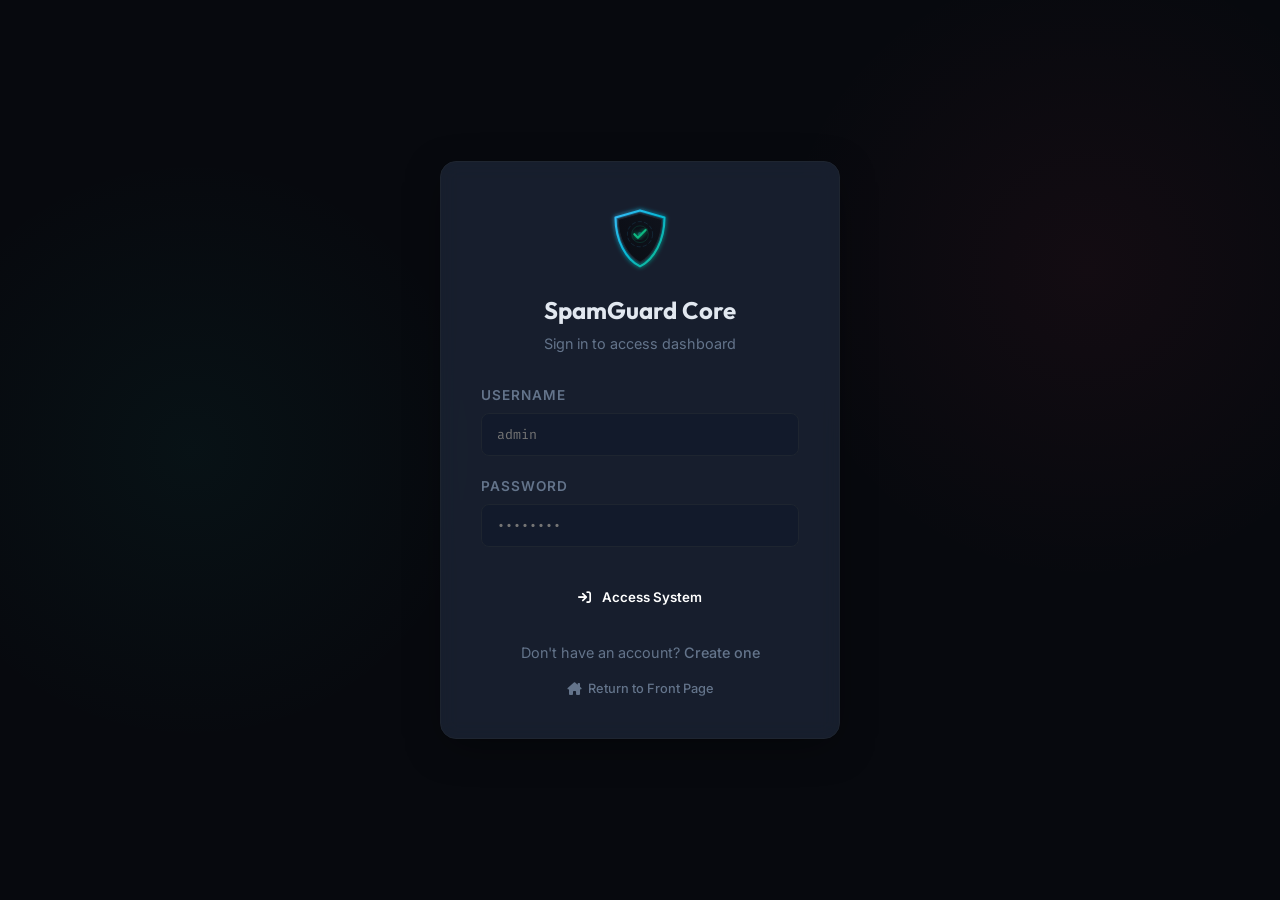
<file: login.html>
<!DOCTYPE html>
<html lang="en">
<head>
    <meta charset="UTF-8">
    <meta name="viewport" content="width=device-width, initial-scale=1.0">
    <title>SpamGuard Core // Login</title>
    <!-- Google Fonts -->
    <link rel="preconnect" href="https://fonts.googleapis.com">
    <link rel="preconnect" href="https://fonts.gstatic.com" crossorigin>
    <link href="https://fonts.googleapis.com/css2?family=Fira+Code:wght@400;500;600&family=Inter:wght@300;400;500;600;700&family=Outfit:wght@400;500;600;700;800&display=swap" rel="stylesheet">
    <!-- FontAwesome Icons -->
    <link rel="stylesheet" href="https://cdnjs.cloudflare.com/ajax/libs/font-awesome/6.4.0/css/all.min.css">
    <!-- Main Style -->
    <link rel="stylesheet" href="style.css">
    <style>
        .auth-container {
            display: flex;
            align-items: center;
            justify-content: center;
            min-height: 100vh;
            background-color: var(--bg-dark);
            background-image: 
                radial-gradient(circle at 15% 50%, rgba(20, 184, 166, 0.05), transparent 25%),
                radial-gradient(circle at 85% 30%, rgba(244, 63, 94, 0.05), transparent 25%);
        }
        .auth-card {
            background: rgba(30, 41, 59, 0.7);
            border: 1px solid var(--border-color);
            border-radius: 16px;
            padding: 40px;
            width: 100%;
            max-width: 400px;
            box-shadow: 0 10px 40px -10px rgba(0, 0, 0, 0.5);
            backdrop-filter: blur(10px);
        }
        .auth-header {
            text-align: center;
            margin-bottom: 30px;
        }
        .auth-header i {
            font-size: 2.5rem;
            color: var(--primary-accent);
            margin-bottom: 15px;
        }
        .auth-header h1 {
            font-family: 'Outfit', sans-serif;
            font-size: 1.5rem;
            color: var(--text-light);
            margin: 0;
        }
        .auth-form .form-group {
            margin-bottom: 20px;
        }
        .auth-form label {
            display: block;
            margin-bottom: 8px;
            font-size: 0.85rem;
            color: var(--text-muted);
            text-transform: uppercase;
            letter-spacing: 1px;
            font-family: 'Inter', sans-serif;
        }
        .auth-form input {
            width: 100%;
            padding: 12px 15px;
            background: rgba(15, 23, 42, 0.5);
            border: 1px solid var(--border-color);
            border-radius: 8px;
            color: var(--text-light);
            font-family: 'Fira Code', monospace;
            transition: all 0.2s ease;
        }
        .auth-form input:focus {
            outline: none;
            border-color: var(--primary-accent);
            box-shadow: 0 0 0 2px rgba(20, 184, 166, 0.2);
        }
        .auth-btn {
            width: 100%;
            padding: 12px;
            background: linear-gradient(135deg, var(--primary-accent) 0%, #0d9488 100%);
            color: white;
            border: none;
            border-radius: 8px;
            font-family: 'Inter', sans-serif;
            font-weight: 600;
            cursor: pointer;
            transition: transform 0.2s, box-shadow 0.2s;
            margin-top: 10px;
        }
        .auth-btn:hover {
            transform: translateY(-2px);
            box-shadow: 0 4px 12px rgba(20, 184, 166, 0.3);
        }
        .auth-footer {
            margin-top: 25px;
            text-align: center;
            font-size: 0.9rem;
            color: var(--text-muted);
        }
        .auth-footer a {
            color: var(--primary-accent);
            text-decoration: none;
            font-weight: 500;
        }
        .auth-footer a:hover {
            text-decoration: underline;
        }
        #error-msg {
            color: var(--spam-color);
            font-size: 0.85rem;
            text-align: center;
            margin-bottom: 15px;
            display: none;
        }
    </style>
</head>
<body class="dashboard-theme">
    <div class="auth-container">
        <div class="auth-card">
            <div class="auth-header">
                <svg xmlns="http://www.w3.org/2000/svg" viewBox="0 0 100 100" fill="none" style="width: 70px; height: 70px; margin-bottom: 15px;">
                    <defs>
                        <linearGradient id="shieldGradLogin" x1="0%" y1="0%" x2="100%" y2="100%">
                            <stop offset="0%" stop-color="#38bdf8" />
                            <stop offset="50%" stop-color="#06b6d4" />
                            <stop offset="100%" stop-color="#10b981" />
                        </linearGradient>
                        <linearGradient id="innerGradLogin" x1="0%" y1="100%" x2="100%" y2="0%">
                            <stop offset="0%" stop-color="#0a0d14" />
                            <stop offset="100%" stop-color="#0f131c" />
                        </linearGradient>
                        <filter id="glowLogin" x="-20%" y="-20%" width="140%" height="140%">
                            <feGaussianBlur stdDeviation="3" result="blur" />
                            <feComposite in="SourceGraphic" in2="blur" operator="over" />
                        </filter>
                    </defs>
                    <path d="M 50,12 L 85,22 C 85,55 70,82 50,92 C 30,82 15,55 15,22 Z" 
                          stroke="url(#shieldGradLogin)" stroke-width="3" filter="url(#glowLogin)" stroke-linejoin="round" />
                    <path d="M 50,16 L 81,25 C 81,52 68,77 50,86 C 32,77 19,52 19,25 Z" 
                          fill="url(#innerGradLogin)" stroke="#1e2530" stroke-width="1.5" />
                    <circle cx="50" cy="46" r="18" stroke="rgba(56, 189, 248, 0.15)" stroke-width="1.2" stroke-dasharray="6 3" />
                    <circle cx="50" cy="46" r="12" stroke="rgba(16, 185, 129, 0.25)" stroke-width="1" />
                    <circle cx="50" cy="46" r="3" fill="#38bdf8" opacity="0.3" />
                    <path d="M 42,46 L 47,51 L 58,40" stroke="#10b981" stroke-width="3" stroke-linecap="round" stroke-linejoin="round" filter="url(#glowLogin)" />
                </svg>
                <h1>SpamGuard Core</h1>
                <p style="color: var(--text-muted); font-size: 0.9rem; margin-top: 5px;">Sign in to access dashboard</p>
            </div>
            
            <div id="error-msg"></div>

            <form class="auth-form" id="login-form">
                <div class="form-group">
                    <label>Username</label>
                    <input type="text" id="username" placeholder="admin" required>
                </div>
                <div class="form-group">
                    <label>Password</label>
                    <input type="password" id="password" placeholder="••••••••" required>
                </div>
                <button type="submit" class="auth-btn">
                    <i class="fa-solid fa-arrow-right-to-bracket" style="margin-right: 8px;"></i> Access System
                </button>
            </form>

            <div class="auth-footer">
                Don't have an account? <a href="signup.html">Create one</a>
                <div style="margin-top: 15px; font-size: 0.8rem;">
                    <a href="index.html" style="color: var(--text-muted); text-decoration: none;"><i class="fa-solid fa-house-chimney" style="margin-right: 4px;"></i> Return to Front Page</a>
                </div>
            </div>
        </div>
    </div>

    <script>
        document.getElementById('login-form').addEventListener('submit', async (e) => {
            e.preventDefault();
            const username = document.getElementById('username').value;
            const password = document.getElementById('password').value;
            const errorMsg = document.getElementById('error-msg');
            
            try {
                const res = await fetch('/api/login', {
                    method: 'POST',
                    headers: { 'Content-Type': 'application/json' },
                    body: JSON.stringify({ username, password })
                });
                const data = await res.json();
                
                if (data.success) {
                    window.location.href = '/dashboard.html';
                } else {
                    errorMsg.textContent = data.error || 'Login failed';
                    errorMsg.style.display = 'block';
                }
            } catch (err) {
                errorMsg.textContent = 'Network error occurred';
                errorMsg.style.display = 'block';
            }
        });
    </script>
</body>
</html>
</file>
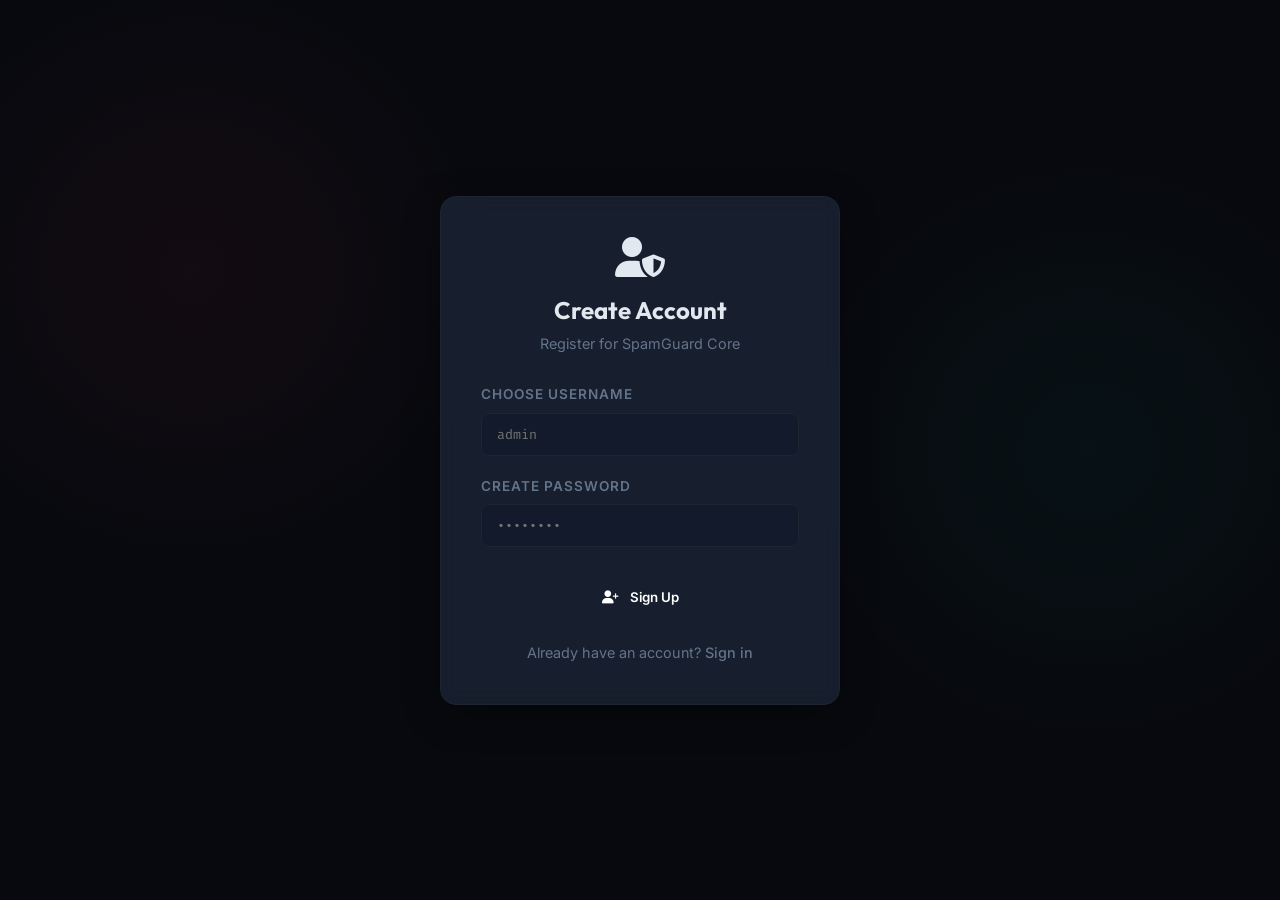
<file: signup.html>
<!DOCTYPE html>
<html lang="en">
<head>
    <meta charset="UTF-8">
    <meta name="viewport" content="width=device-width, initial-scale=1.0">
    <title>SpamGuard Core // Sign Up</title>
    <!-- Google Fonts -->
    <link rel="preconnect" href="https://fonts.googleapis.com">
    <link rel="preconnect" href="https://fonts.gstatic.com" crossorigin>
    <link href="https://fonts.googleapis.com/css2?family=Fira+Code:wght@400;500;600&family=Inter:wght@300;400;500;600;700&family=Outfit:wght@400;500;600;700;800&display=swap" rel="stylesheet">
    <!-- FontAwesome Icons -->
    <link rel="stylesheet" href="https://cdnjs.cloudflare.com/ajax/libs/font-awesome/6.4.0/css/all.min.css">
    <!-- Main Style -->
    <link rel="stylesheet" href="style.css">
    <style>
        .auth-container {
            display: flex;
            align-items: center;
            justify-content: center;
            min-height: 100vh;
            background-color: var(--bg-dark);
            background-image: 
                radial-gradient(circle at 85% 50%, rgba(20, 184, 166, 0.05), transparent 25%),
                radial-gradient(circle at 15% 30%, rgba(244, 63, 94, 0.05), transparent 25%);
        }
        .auth-card {
            background: rgba(30, 41, 59, 0.7);
            border: 1px solid var(--border-color);
            border-radius: 16px;
            padding: 40px;
            width: 100%;
            max-width: 400px;
            box-shadow: 0 10px 40px -10px rgba(0, 0, 0, 0.5);
            backdrop-filter: blur(10px);
        }
        .auth-header {
            text-align: center;
            margin-bottom: 30px;
        }
        .auth-header i {
            font-size: 2.5rem;
            color: var(--primary-accent);
            margin-bottom: 15px;
        }
        .auth-header h1 {
            font-family: 'Outfit', sans-serif;
            font-size: 1.5rem;
            color: var(--text-light);
            margin: 0;
        }
        .auth-form .form-group {
            margin-bottom: 20px;
        }
        .auth-form label {
            display: block;
            margin-bottom: 8px;
            font-size: 0.85rem;
            color: var(--text-muted);
            text-transform: uppercase;
            letter-spacing: 1px;
            font-family: 'Inter', sans-serif;
        }
        .auth-form input {
            width: 100%;
            padding: 12px 15px;
            background: rgba(15, 23, 42, 0.5);
            border: 1px solid var(--border-color);
            border-radius: 8px;
            color: var(--text-light);
            font-family: 'Fira Code', monospace;
            transition: all 0.2s ease;
        }
        .auth-form input:focus {
            outline: none;
            border-color: var(--primary-accent);
            box-shadow: 0 0 0 2px rgba(20, 184, 166, 0.2);
        }
        .auth-btn {
            width: 100%;
            padding: 12px;
            background: linear-gradient(135deg, var(--primary-accent) 0%, #0d9488 100%);
            color: white;
            border: none;
            border-radius: 8px;
            font-family: 'Inter', sans-serif;
            font-weight: 600;
            cursor: pointer;
            transition: transform 0.2s, box-shadow 0.2s;
            margin-top: 10px;
        }
        .auth-btn:hover {
            transform: translateY(-2px);
            box-shadow: 0 4px 12px rgba(20, 184, 166, 0.3);
        }
        .auth-footer {
            margin-top: 25px;
            text-align: center;
            font-size: 0.9rem;
            color: var(--text-muted);
        }
        .auth-footer a {
            color: var(--primary-accent);
            text-decoration: none;
            font-weight: 500;
        }
        .auth-footer a:hover {
            text-decoration: underline;
        }
        #error-msg {
            color: var(--spam-color);
            font-size: 0.85rem;
            text-align: center;
            margin-bottom: 15px;
            display: none;
        }
        #success-msg {
            color: var(--primary-accent);
            font-size: 0.85rem;
            text-align: center;
            margin-bottom: 15px;
            display: none;
        }
    </style>
</head>
<body class="dashboard-theme">
    <div class="auth-container">
        <div class="auth-card">
            <div class="auth-header">
                <i class="fa-solid fa-user-shield"></i>
                <h1>Create Account</h1>
                <p style="color: var(--text-muted); font-size: 0.9rem; margin-top: 5px;">Register for SpamGuard Core</p>
            </div>
            
            <div id="error-msg"></div>
            <div id="success-msg">Account created successfully! Redirecting...</div>

            <form class="auth-form" id="signup-form">
                <div class="form-group">
                    <label>Choose Username</label>
                    <input type="text" id="username" placeholder="admin" required>
                </div>
                <div class="form-group">
                    <label>Create Password</label>
                    <input type="password" id="password" placeholder="••••••••" required>
                </div>
                <button type="submit" class="auth-btn">
                    <i class="fa-solid fa-user-plus" style="margin-right: 8px;"></i> Sign Up
                </button>
            </form>

            <div class="auth-footer">
                Already have an account? <a href="login.html">Sign in</a>
            </div>
        </div>
    </div>

    <script>
        document.getElementById('signup-form').addEventListener('submit', async (e) => {
            e.preventDefault();
            const username = document.getElementById('username').value;
            const password = document.getElementById('password').value;
            const errorMsg = document.getElementById('error-msg');
            const successMsg = document.getElementById('success-msg');
            
            try {
                const res = await fetch('/api/signup', {
                    method: 'POST',
                    headers: { 'Content-Type': 'application/json' },
                    body: JSON.stringify({ username, password })
                });
                const data = await res.json();
                
                if (data.success) {
                    errorMsg.style.display = 'none';
                    successMsg.style.display = 'block';
                    setTimeout(() => {
                        window.location.href = '/login.html';
                    }, 1500);
                } else {
                    errorMsg.textContent = data.error || 'Signup failed';
                    errorMsg.style.display = 'block';
                }
            } catch (err) {
                errorMsg.textContent = 'Network error occurred';
                errorMsg.style.display = 'block';
            }
        });
    </script>
</body>
</html>
</file>
<file: style.css>
/* SpamGuard Core Dashboard CSS */

:root {
    --bg-main: #07090e;
    --bg-card: #0f131c;
    --bg-sidebar: #0a0d14;
    --border-color: #1e2530;
    --border-hover: #2a3445;
    
    --text-main: #e2e8f0;
    --text-muted: #64748b;
    --text-sub: #94a3b8;
    
    --color-brand: #38bdf8; /* Cyan/Sky */
    --color-brand-glow: rgba(56, 189, 248, 0.15);
    
    --color-safe: #10b981; /* Emerald */
    --color-safe-bg: rgba(16, 185, 129, 0.08);
    
    --color-danger: #f43f5e; /* Rose */
    --color-danger-bg: rgba(244, 63, 94, 0.08);
    
    --color-warn: #fbbf24; /* Amber */
    --color-warn-bg: rgba(251, 191, 36, 0.08);
    
    --font-sans: 'Inter', -apple-system, BlinkMacSystemFont, "Segoe UI", Roboto, sans-serif;
    --font-mono: 'Fira Code', 'Roboto Mono', Consolas, Monaco, monospace;
    --font-heading: 'Outfit', sans-serif;
}

* {
    box-sizing: border-box;
    margin: 0;
    padding: 0;
}

body {
    background-color: var(--bg-main);
    color: var(--text-main);
    font-family: var(--font-sans);
    font-size: 14px;
    line-height: 1.5;
    min-height: 100vh;
    overflow-x: hidden;
}

/* App layout structure */
.app-layout {
    display: flex;
    min-height: 100vh;
}

/* Sidebar navigation */
.sidebar {
    width: 260px;
    background-color: var(--bg-sidebar);
    border-right: 1px solid var(--border-color);
    display: flex;
    flex-direction: column;
    padding: 1.5rem 1rem;
    flex-shrink: 0;
}

.sidebar-brand {
    display: flex;
    align-items: center;
    gap: 10px;
    margin-bottom: 2rem;
    padding: 0.25rem;
}

.brand-icon {
    font-size: 1.4rem;
    color: var(--color-brand);
}

.brand-name h2 {
    font-family: var(--font-heading);
    font-size: 1.15rem;
    font-weight: 700;
    letter-spacing: -0.5px;
}

.accent-text {
    color: var(--color-brand);
}

.brand-name span {
    font-family: var(--font-mono);
    font-size: 0.65rem;
    color: var(--text-muted);
    letter-spacing: 0.5px;
    display: block;
}

/* Connection indicator */
.system-status-indicator {
    background: rgba(255, 255, 255, 0.02);
    border: 1px solid var(--border-color);
    border-radius: 6px;
    padding: 10px 12px;
    margin-bottom: 2rem;
    display: flex;
    flex-direction: column;
    gap: 6px;
}

.status-row {
    display: flex;
    justify-content: space-between;
    font-size: 0.72rem;
    font-family: var(--font-mono);
}

.status-label {
    color: var(--text-muted);
}

.status-value {
    color: var(--text-main);
    font-weight: 500;
    display: flex;
    align-items: center;
    gap: 5px;
}

.status-dot {
    display: inline-block;
    width: 6px;
    height: 6px;
    border-radius: 50%;
}

.status-dot.online {
    background-color: var(--color-safe);
    box-shadow: 0 0 8px var(--color-safe);
}

.status-dot.offline {
    background-color: var(--color-warn);
    box-shadow: 0 0 8px var(--color-warn);
}

/* Navigation items */
.sidebar-nav {
    display: flex;
    flex-direction: column;
    gap: 8px;
    flex-grow: 1;
}

.nav-item {
    background: none;
    border: none;
    outline: none;
    text-align: left;
    padding: 10px 12px;
    color: var(--text-sub);
    font-size: 0.9rem;
    font-weight: 500;
    cursor: pointer;
    border-radius: 6px;
    display: flex;
    align-items: center;
    gap: 12px;
    transition: all 0.2s ease;
}

.nav-item i {
    font-size: 1rem;
    width: 18px;
    text-align: center;
    color: var(--text-muted);
    transition: all 0.2s ease;
}

.nav-item:hover {
    color: var(--text-main);
    background: rgba(255, 255, 255, 0.03);
}

.nav-item:hover i {
    color: var(--text-sub);
}

.nav-item.active {
    color: var(--text-main);
    background: rgba(56, 189, 248, 0.08);
    border: 1px solid rgba(56, 189, 248, 0.15);
}

.nav-item.active i {
    color: var(--color-brand);
}

.sidebar-footer {
    padding-top: 1rem;
    border-top: 1px solid var(--border-color);
    font-size: 0.7rem;
    color: var(--text-muted);
}

/* Main content workspace */
.main-content {
    flex-grow: 1;
    display: flex;
    flex-direction: column;
    min-width: 0;
}

/* Dashboard Header */
.dashboard-header {
    background-color: var(--bg-sidebar);
    border-bottom: 1px solid var(--border-color);
    padding: 1.25rem 2rem;
    display: flex;
    justify-content: space-between;
    align-items: center;
}

.header-title h1 {
    font-family: var(--font-heading);
    font-size: 1.3rem;
    font-weight: 700;
    letter-spacing: -0.5px;
}

.header-title p {
    color: var(--text-sub);
    font-size: 0.8rem;
    margin-top: 2px;
}

.sys-metrics {
    display: flex;
    gap: 15px;
}

.metric-pill {
    background: rgba(255, 255, 255, 0.02);
    border: 1px solid var(--border-color);
    border-radius: 4px;
    padding: 6px 12px;
    text-align: right;
}

.metric-pill .lbl {
    font-size: 0.65rem;
    color: var(--text-muted);
    display: block;
    font-weight: 600;
}

.metric-pill .val {
    font-family: var(--font-mono);
    font-size: 0.85rem;
    color: var(--color-brand);
}

/* Viewport panel container */
.dashboard-viewport {
    padding: 2rem;
    overflow-y: auto;
    flex-grow: 1;
}

/* Tab Panels */
.dashboard-panel {
    display: none;
    animation: panelFade 0.25s ease-out;
}

.dashboard-panel.active {
    display: block;
}

@keyframes panelFade {
    from { opacity: 0; transform: translateY(4px); }
    to { opacity: 1; transform: translateY(0); }
}

/* Cards & Layout grids */
.db-card {
    background-color: var(--bg-card);
    border: 1px solid var(--border-color);
    border-radius: 8px;
    padding: 1.25rem;
    margin-bottom: 1.5rem;
    box-shadow: 0 4px 6px -1px rgba(0, 0, 0, 0.1), 0 2px 4px -1px rgba(0, 0, 0, 0.06);
}

.db-card-header {
    display: flex;
    justify-content: space-between;
    align-items: center;
    border-bottom: 1px solid var(--border-color);
    padding-bottom: 0.75rem;
    margin-bottom: 1rem;
}

.db-card-header h3 {
    font-size: 0.95rem;
    font-weight: 600;
    display: flex;
    align-items: center;
    gap: 8px;
    color: var(--text-main);
}

.db-card-header h3 i {
    color: var(--text-muted);
}

.flex-column {
    display: flex;
    flex-direction: column;
}

/* Grids */
.dashboard-grid {
    display: grid;
    gap: 1.5rem;
    margin-bottom: 1.5rem;
}

.grid-split {
    grid-template-columns: 1.2fr 1fr;
}

.grid-quad {
    grid-template-columns: repeat(auto-fit, minmax(200px, 1fr));
}

@media (max-width: 968px) {
    .grid-split {
        grid-template-columns: 1fr;
    }
}

/* Form group items */
.form-group {
    margin-bottom: 1.25rem;
}

.form-group label {
    font-size: 0.75rem;
    font-weight: 600;
    color: var(--text-sub);
    display: block;
    margin-bottom: 6px;
    text-transform: uppercase;
    letter-spacing: 0.5px;
}

/* Inputs & Textareas */
textarea {
    width: 100%;
    height: 180px;
    background: #090c12;
    border: 1px solid var(--border-color);
    border-radius: 6px;
    color: var(--text-main);
    padding: 0.85rem;
    font-family: var(--font-sans);
    font-size: 0.9rem;
    resize: none;
    outline: none;
    transition: border-color 0.2s ease;
}

textarea:focus {
    border-color: var(--color-brand);
}

.textarea-wrapper {
    position: relative;
    width: 100%;
    margin-bottom: 1rem;
}

.character-statistics {
    display: flex;
    justify-content: flex-end;
    gap: 12px;
    color: var(--text-muted);
    font-size: 0.75rem;
    margin-top: 6px;
}

/* Input Addon Wrapper */
.input-addon-wrapper {
    display: flex;
    align-items: stretch;
    border: 1px solid var(--border-color);
    border-radius: 6px;
    overflow: hidden;
    background: #090c12;
}

.input-addon-wrapper:focus-within {
    border-color: var(--color-brand);
}

.input-addon {
    background: rgba(255, 255, 255, 0.02);
    border-right: 1px solid var(--border-color);
    padding: 0 12px;
    display: flex;
    align-items: center;
    color: var(--text-muted);
    font-size: 0.85rem;
}

.input-addon-wrapper input {
    background: none;
    border: none;
    outline: none;
    color: var(--text-main);
    padding: 10px 12px;
    font-size: 0.9rem;
    flex-grow: 1;
}

/* Search input wrapper */
.input-search-wrapper {
    display: flex;
    gap: 10px;
}

.input-search-wrapper input {
    background: #090c12;
    border: 1px solid var(--border-color);
    border-radius: 6px;
    color: var(--text-main);
    padding: 10px 12px;
    font-size: 0.9rem;
    flex-grow: 1;
    outline: none;
}

.input-search-wrapper input:focus {
    border-color: var(--color-brand);
}

.input-help {
    font-size: 0.72rem;
    color: var(--text-muted);
    margin-top: 6px;
    display: block;
}

/* Buttons */
.btn {
    display: inline-flex;
    align-items: center;
    justify-content: center;
    gap: 8px;
    padding: 10px 16px;
    border-radius: 6px;
    font-weight: 600;
    font-size: 0.85rem;
    cursor: pointer;
    transition: all 0.2s ease;
    border: 1px solid transparent;
    outline: none;
}

.btn-brand {
    background-color: var(--color-brand);
    color: #07090e;
}

.btn-brand:hover {
    background-color: #58c8fa;
}

.btn-glowing {
    box-shadow: 0 0 10px rgba(56, 189, 248, 0.2);
}

.btn-glowing:hover {
    box-shadow: 0 0 15px rgba(56, 189, 248, 0.35);
}

.btn-secondary {
    background: rgba(255, 255, 255, 0.03);
    color: var(--text-sub);
    border-color: var(--border-color);
}

.btn-secondary:hover {
    background: rgba(255, 255, 255, 0.07);
    color: var(--text-main);
}

.btn-danger {
    background: rgba(244, 63, 94, 0.08);
    border-color: rgba(244, 63, 94, 0.2);
    color: #fca5a5;
}

.btn-danger:hover {
    background: rgba(244, 63, 94, 0.15);
}

.btn-sm {
    padding: 6px 12px;
    font-size: 0.75rem;
}

.btn-flat {
    background: none;
    border: none;
    outline: none;
    color: var(--text-muted);
    cursor: pointer;
    transition: all 0.2s ease;
    display: flex;
    align-items: center;
    justify-content: center;
}

.btn-flat:hover {
    color: var(--text-main);
}

.btn-icon-only {
    width: 28px;
    height: 28px;
    border-radius: 4px;
}

.btn-icon-only:hover {
    background: rgba(255, 255, 255, 0.03);
}

.card-divider {
    display: flex;
    align-items: center;
    text-align: center;
    color: var(--text-muted);
    font-size: 0.7rem;
    font-family: var(--font-mono);
    margin: 1.25rem 0;
}

.card-divider::before, .card-divider::after {
    content: '';
    flex: 1;
    border-bottom: 1px solid var(--border-color);
}

.card-divider:not(:empty)::before { margin-right: .8em; }
.card-divider:not(:empty)::after { margin-left: .8em; }

/* File upload zone */
.upload-dropzone {
    border: 2px dashed var(--border-color);
    border-radius: 6px;
    padding: 1.25rem;
    text-align: center;
    cursor: pointer;
    background: rgba(255, 255, 255, 0.01);
    transition: all 0.2s ease;
}

.upload-dropzone:hover, .upload-dropzone.dragover {
    border-color: var(--color-brand);
    background: rgba(56, 189, 248, 0.02);
}

.upload-dropzone i {
    font-size: 1.5rem;
    color: var(--text-muted);
    margin-bottom: 6px;
    transition: all 0.2s ease;
}

.upload-dropzone:hover i {
    color: var(--color-brand);
}

.upload-dropzone p {
    font-size: 0.85rem;
    margin-bottom: 2px;
    color: var(--text-main);
}

.upload-dropzone span {
    font-size: 0.72rem;
    color: var(--text-muted);
}

/* Panel States (Idle, Loading, Results) */
.db-panel-state {
    display: none;
    flex-grow: 1;
    flex-direction: column;
    align-items: center;
    justify-content: center;
    text-align: center;
    padding: 2rem;
    min-height: 250px;
}

.db-panel-state.active {
    display: flex;
}

.db-panel-state.text-left-align {
    align-items: flex-start;
    text-align: left;
    padding: 0.5rem 0 0 0;
    justify-content: flex-start;
}

.db-panel-state i.pulse {
    font-size: 3rem;
    color: var(--border-color);
    margin-bottom: 1.25rem;
    animation: scalePulse 2s infinite ease-in-out;
}

@keyframes scalePulse {
    0% { transform: scale(1); opacity: 0.4; }
    50% { transform: scale(1.03); opacity: 0.8; }
    100% { transform: scale(1); opacity: 0.4; }
}

/* Scanning Beam Loader */
.scanning-loader {
    width: 40px;
    height: 40px;
    border: 2px solid rgba(56, 189, 248, 0.1);
    border-radius: 50%;
    border-top-color: var(--color-brand);
    animation: spin 0.8s linear infinite;
    margin-bottom: 1.25rem;
}

@keyframes spin {
    to { transform: rotate(360deg); }
}

/* Verdict Banners */
.verdict-banner {
    display: flex;
    justify-content: space-between;
    align-items: center;
    width: 100%;
    padding: 10px 16px;
    border-radius: 6px;
    font-weight: 700;
    font-size: 0.95rem;
    margin-bottom: 1.25rem;
    border: 1px solid transparent;
}

.verdict-badge {
    display: flex;
    align-items: center;
    gap: 8px;
}

.verdict-banner.ham {
    background: var(--color-safe-bg);
    border-color: rgba(16, 185, 129, 0.15);
    color: var(--color-safe);
}

.verdict-banner.spam {
    background: var(--color-danger-bg);
    border-color: rgba(244, 63, 94, 0.15);
    color: var(--color-danger);
}

.verdict-banner.clean {
    background: var(--color-safe-bg);
    border-color: rgba(16, 185, 129, 0.15);
    color: var(--color-safe);
}

.verdict-banner.suspicious {
    background: var(--color-warn-bg);
    border-color: rgba(251, 191, 36, 0.15);
    color: var(--color-warn);
}

.verdict-banner.danger {
    background: var(--color-danger-bg);
    border-color: rgba(244, 63, 94, 0.15);
    color: var(--color-danger);
}

/* Progress bars */
.result-metric-row {
    width: 100%;
    margin-bottom: 1.25rem;
}

.pb-label {
    display: flex;
    justify-content: space-between;
    font-size: 0.8rem;
    font-weight: 500;
    margin-bottom: 6px;
    color: var(--text-sub);
}

.flat-progress-bg {
    width: 100%;
    height: 6px;
    background: #090c12;
    border: 1px solid var(--border-color);
    border-radius: 3px;
    overflow: hidden;
    margin-bottom: 6px;
}

.flat-progress-fill {
    height: 100%;
    width: 0;
    background-color: var(--color-brand);
    transition: width 0.6s cubic-bezier(0.1, 0.8, 0.1, 1);
}

.verdict-banner.spam ~ .result-metric-row .flat-progress-fill {
    background-color: var(--color-danger);
}

.verdict-banner.ham ~ .result-metric-row .flat-progress-fill {
    background-color: var(--color-safe);
}

.subtext-detail {
    font-size: 0.75rem;
    color: var(--text-muted);
}

/* Boxes */
.analysis-box-group {
    width: 100%;
    margin-top: 1rem;
}

.analysis-box-group h4 {
    font-size: 0.8rem;
    font-weight: 600;
    color: var(--text-sub);
    margin-bottom: 6px;
}

.console-text-box {
    background: #06090e;
    border: 1px solid var(--border-color);
    border-radius: 6px;
    padding: 0.85rem;
    font-size: 0.85rem;
    max-height: 120px;
    overflow-y: auto;
    line-height: 1.6;
    white-space: pre-wrap;
    word-break: break-all;
}

.console-box-paragraph {
    background: #06090e;
    border: 1px solid var(--border-color);
    border-radius: 6px;
    padding: 0.85rem;
    font-size: 0.85rem;
    color: var(--text-main);
}

.highlight-word {
    padding: 0 3px;
    border-radius: 3px;
}

.highlight-word.spam-token {
    background: rgba(244, 63, 94, 0.15);
    border-bottom: 2px solid var(--color-danger);
    color: #fca5a5;
    font-weight: 500;
}

.highlight-word.ham-token {
    color: var(--text-main);
}

.dot-indicator {
    display: inline-block;
    width: 6px;
    height: 6px;
    border-radius: 50%;
    margin-right: 4px;
}

.spam-dot {
    background-color: var(--color-danger);
}

/* Metrics Dashboard Cards */
.db-metric-card {
    background-color: var(--bg-card);
    border: 1px solid var(--border-color);
    border-radius: 6px;
    padding: 10px 12px;
    display: flex;
    align-items: center;
    gap: 12px;
}

.db-metric-card .icon-wrap {
    width: 32px;
    height: 32px;
    background: rgba(255, 255, 255, 0.02);
    border: 1px solid var(--border-color);
    border-radius: 4px;
    display: flex;
    align-items: center;
    justify-content: center;
    color: var(--text-muted);
    font-size: 0.9rem;
}

.db-metric-card .info-wrap span {
    font-size: 0.7rem;
    color: var(--text-muted);
    display: block;
    font-weight: 500;
}

.db-metric-card .info-wrap h4 {
    font-size: 0.95rem;
    font-weight: 600;
    font-family: var(--font-mono);
    color: var(--text-main);
}

/* Tables */
.table-scrollable {
    width: 100%;
    overflow-x: auto;
    border: 1px solid var(--border-color);
    border-radius: 6px;
    background: #090c12;
}

table {
    width: 100%;
    border-collapse: collapse;
    font-size: 0.8rem;
    text-align: left;
}

th, td {
    padding: 8px 12px;
    border-bottom: 1px solid var(--border-color);
}

th {
    background: rgba(255, 255, 255, 0.01);
    color: var(--text-sub);
    font-weight: 600;
    text-transform: uppercase;
    font-size: 0.72rem;
    letter-spacing: 0.5px;
    position: sticky;
    top: 0;
    z-index: 1;
}

tbody tr:hover {
    background: rgba(255, 255, 255, 0.01);
}

.table-empty-row {
    text-align: center;
    color: var(--text-muted);
    font-style: italic;
}

.badge {
    display: inline-block;
    padding: 2px 6px;
    border-radius: 4px;
    font-size: 0.68rem;
    font-weight: 600;
    font-family: var(--font-mono);
}

.badge.spam {
    background: var(--color-danger-bg);
    border: 1px solid rgba(244, 63, 94, 0.2);
    color: var(--color-danger);
}

.badge.ham {
    background: var(--color-safe-bg);
    border: 1px solid rgba(16, 185, 129, 0.2);
    color: var(--color-safe);
}

.badge.suspicious {
    background: var(--color-warn-bg);
    border: 1px solid rgba(251, 191, 36, 0.2);
    color: var(--color-warn);
}

/* News Fact-checking Cards layout */
.news-cards-container {
    display: flex;
    flex-direction: column;
    gap: 12px;
    width: 100%;
}

.news-card {
    background: #090c12;
    border: 1px solid var(--border-color);
    border-radius: 6px;
    padding: 12px;
    display: flex;
    flex-direction: column;
    gap: 8px;
    transition: all 0.2s ease;
}

.news-card:hover {
    border-color: var(--border-hover);
}

.news-card-header {
    display: flex;
    justify-content: space-between;
    align-items: center;
}

.news-card-source {
    font-size: 0.72rem;
    color: var(--text-muted);
    display: flex;
    align-items: center;
    gap: 5px;
}

.news-card-claim {
    font-size: 0.88rem;
    font-weight: 600;
    color: var(--text-main);
    line-height: 1.4;
}

.news-card-explanation {
    font-size: 0.8rem;
    color: var(--text-sub);
    padding: 8px;
    background: rgba(255, 255, 255, 0.01);
    border-left: 2px solid var(--color-brand);
    border-radius: 0 4px 4px 0;
}

.news-card-link {
    font-size: 0.72rem;
    color: var(--color-brand);
    text-decoration: none;
    display: inline-flex;
    align-items: center;
    gap: 4px;
    align-self: flex-start;
}

.news-card-link:hover {
    text-decoration: underline;
}

/* Console logs console */
.system-logs-box {
    background: #05070a;
    border: 1px solid var(--border-color);
    border-radius: 6px;
    padding: 0.85rem;
    font-family: var(--font-mono);
    font-size: 0.78rem;
    line-height: 1.5;
    flex-grow: 1;
    min-height: 380px;
    max-height: 380px;
    overflow-y: auto;
    color: #abb2bf;
}

.log-entry {
    margin-bottom: 4px;
}

.log-entry.log-sys { color: #5c6370; }
.log-entry.log-api { color: #61afef; }
.log-entry.log-post { color: #98c379; }
.log-entry.log-err { color: #e06c75; }

/* Modals */
.modal {
    display: none;
    position: fixed;
    z-index: 1000;
    left: 0;
    top: 0;
    width: 100%;
    height: 100%;
    overflow: auto;
    background-color: rgba(0, 0, 0, 0.75);
    align-items: center;
    justify-content: center;
}

.modal.active {
    display: flex;
}

.modal-wrapper {
    width: 90%;
    max-width: 580px;
    margin: auto;
    box-shadow: 0 25px 50px -12px rgba(0, 0, 0, 0.5);
    animation: modalZoom 0.2s cubic-bezier(0.16, 1, 0.3, 1);
}

@keyframes modalZoom {
    from { opacity: 0; transform: scale(0.97); }
    to { opacity: 1; transform: scale(1); }
}

.modal-header {
    display: flex;
    justify-content: space-between;
    align-items: center;
    border-bottom: 1px solid var(--border-color);
    padding-bottom: 0.6rem;
    margin-bottom: 1rem;
}

.modal-header h3 {
    font-size: 0.95rem;
    font-weight: 600;
    display: flex;
    align-items: center;
    gap: 8px;
}

.modal-close {
    font-size: 1.25rem;
    color: var(--text-muted);
    cursor: pointer;
    transition: color 0.2s ease;
}

.modal-close:hover {
    color: var(--text-main);
}

.modal-meta-bar {
    display: flex;
    justify-content: space-between;
    align-items: center;
    font-size: 0.75rem;
    color: var(--text-muted);
    margin-bottom: 1rem;
}

.modal-field {
    margin-bottom: 1.25rem;
}

.modal-field label {
    font-size: 0.72rem;
    font-weight: 600;
    color: var(--text-muted);
    text-transform: uppercase;
    letter-spacing: 0.5px;
    display: block;
    margin-bottom: 4px;
}

/* Margin and Utility helpers */
.mt-2 { margin-top: 1.5rem; }
.mb-1 { margin-bottom: 0.5rem; }
.mb-2 { margin-bottom: 1.5rem; }
.font-mono { font-family: var(--font-mono) !important; }
.text-sm { font-size: 0.78rem !important; }
.text-danger { color: var(--color-danger) !important; }
.text-safe { color: var(--color-safe) !important; }
.text-warn { color: var(--color-warn) !important; }
</file>
